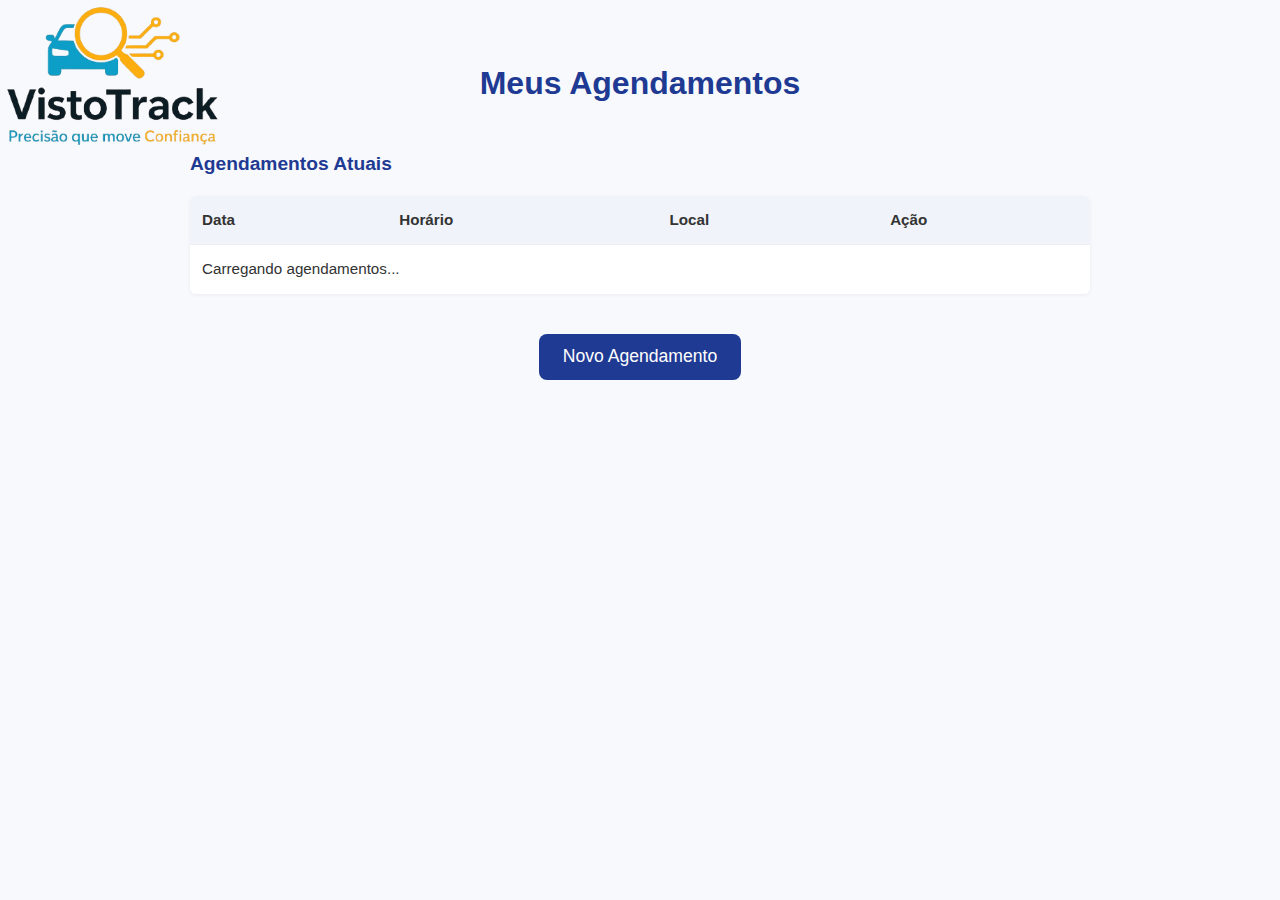
<file: Pages/agenda_condutor/index.html>
<!DOCTYPE html>
<html lang="pt-BR">
<head>
  <meta charset="UTF-8" />
  <meta name="viewport" content="width=device-width, initial-scale=1.0"/>
  <title>Agendamentos - VistoTrack</title>
  <link rel="stylesheet" href="styles.css" />
  <script src="script.js" type="module" defer></script>
  <link rel="shortcut icon" href="favicon.ico" type="image/x-icon">
</head>
<body>
  <div class="driver-schedule-container">
    <div class="page-header">  
       <img src="logo169lightjpgsemfundo.png" alt="Logo da VistoTrack" class="login-logo" aria-label="Logo da VistoTrack" />
       <h1>Meus Agendamentos</h1>
    </div>

    <!-- Título principal -->

    <!-- Feedback quando não houver agendamentos -->
    <div id="empty-feedback" class="empty-feedback hidden">
      <h3>Você ainda não tem agendamentos.</h3>
      <p>Comece agora e agende sua primeira vistoria.</p>
      <button class="submit-button" onclick="abrirNovoAgendamento()">Fazer meu primeiro agendamento</button>
    </div>

    <!-- Lista de Agendamentos -->
    <div class="schedule-list">
      <h2>Agendamentos Atuais</h2>
      <table>
        <thead>
          <tr>
            <th>Data</th>
            <th>Horário</th>
            <th>Local</th>
            <th>Ação</th>
          </tr>
        </thead>
        <tbody id="schedule-table">
          <tr><td colspan="4">Carregando agendamentos...</td></tr>
        </tbody>
      </table>
    </div>

    <!-- Botão de Novo Agendamento -->
    <div class="action-new-schedule">
      <button id="new-schedule-button" onclick="abrirNovoAgendamento()">Novo Agendamento</button>
    </div>

    <!-- Modal: Novo Agendamento -->
    <div id="new-schedule-modal" class="modal hidden">
      <div class="modal-content">
        <h2>Novo Agendamento</h2>
        <form id="new-schedule-form">
          <div class="form-group">
            <label for="date">Data</label>
            <input type="date" id="date" name="date" required>
          </div>
          <div class="form-group">
            <label for="time">Horário</label>
            <input type="time" id="time" name="time" required>
          </div>
          <div class="form-group">
            <label for="location">Local</label>
            <select id="location" name="location" required>
              <option value="">Selecione um local</option>
              <option value="Pátio Central">Pátio Central</option>
              <option value="Pátio Sul">Pátio Sul</option>
              <option value="Pátio Norte">Pátio Norte</option>
            </select>
          </div>
          <div class="modal-actions">
            <button type="submit" class="submit-button">Criar Agendamento</button>
            <button type="button" class="cancel-button" onclick="fecharModal('new-schedule-modal')">Cancelar</button>
          </div>
        </form>
      </div>
    </div>

    <!-- Modal: Reagendamento -->
    <div id="reschedule-modal" class="modal hidden">
      <div class="modal-content">
        <h2>Reagendar</h2>
        <form id="reschedule-form">
          <input type="hidden" id="reschedule-id" />
          <div class="form-group">
            <label for="new-date">Nova Data</label>
            <input type="date" id="new-date" name="new-date" required>
          </div>
          <div class="form-group">
            <label for="new-time">Novo Horário</label>
            <input type="time" id="new-time" name="new-time" required>
          </div>
          <div class="modal-actions">
            <button type="submit" class="submit-button">Confirmar</button>
            <button type="button" class="cancel-button" onclick="fecharModal('reschedule-modal')">Cancelar</button>
          </div>
        </form>
      </div>
    </div>

  </div>
</body>
</html>
</file>
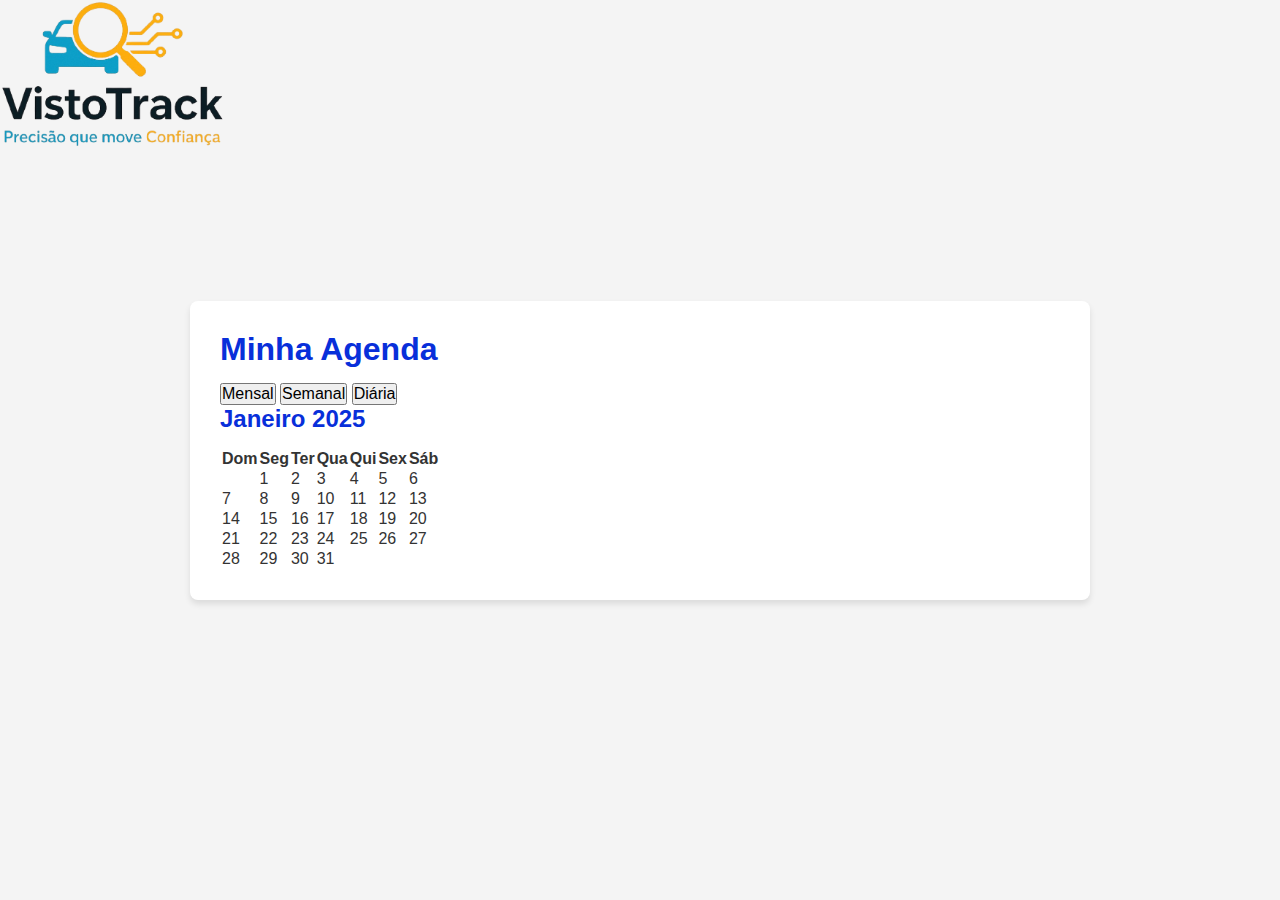
<file: Pages/agenda_inspetor/index.html>
<!DOCTYPE html>
<html lang="pt-BR">
<head>
    <meta charset="UTF-8">
    <meta name="viewport" content="width=device-width, initial-scale=1.0">
    <title>Agenda do Inspetor - VistoTrack</title>
    <link rel="stylesheet" href="styles.css">
    <link rel="shortcut icon" href="favicon.ico" type="image/x-icon">
</head>
<body>
    <div class="page-header">  
        <img src="logo169lightjpgsemfundo.png" alt="Logo da VistoTrack" class="login-logo" aria-label="Logo da VistoTrack" />
    </div>
    <div class="schedule-container">  
 

        <h1>Minha Agenda</h1>

        <!-- Navegação de Visualização -->
        <div class="view-navigation">
            <button class="view-button" data-view="monthly">Mensal</button>
            <button class="view-button" data-view="weekly">Semanal</button>
            <button class="view-button" data-view="daily">Diária</button>
        </div>

        <!-- Visualização Mensal -->
        <div class="monthly-view">
            <h2>Janeiro 2025</h2>
            <table class="calendar">
                <thead>
                    <tr>
                        <th>Dom</th>
                        <th>Seg</th>
                        <th>Ter</th>
                        <th>Qua</th>
                        <th>Qui</th>
                        <th>Sex</th>
                        <th>Sáb</th>
                    </tr>
                </thead>
                <tbody>
                    <tr>
                        <td></td><td>1</td><td>2</td><td>3</td><td>4</td><td>5</td><td>6</td>
                    </tr>
                    <tr>
                        <td>7</td><td>8</td><td>9</td><td>10</td><td>11</td><td>12</td><td>13</td>
                    </tr>
                    <tr>
                        <td>14</td><td>15</td><td>16</td><td>17</td><td>18</td><td>19</td><td>20</td>
                    </tr>
                    <tr>
                        <td>21</td><td>22</td><td>23</td><td>24</td><td>25</td><td>26</td><td>27</td>
                    </tr>
                    <tr>
                        <td>28</td><td>29</td><td>30</td><td>31</td><td></td><td></td><td></td>
                    </tr>
                </tbody>
            </table>
        </div>

        <!-- Modal para Solicitar Revisão -->
        <div id="reschedule-modal" class="modal hidden">
            <div class="modal-content">
                <h2>Solicitar Revisão de Agendamento</h2>
                <form action="/request-reschedule" method="POST">
                    <div class="form-group">
                        <label for="reason">Motivo da Revisão</label>
                        <textarea id="reason" name="reason" placeholder="Explique o motivo da solicitação..." rows="4" required></textarea>
                    </div>
                    <div class="modal-actions">
                        <button type="submit" class="submit-button">Enviar Solicitação</button>
                        <button type="button" class="cancel-button">Cancelar</button>
                    </div>
                </form>
            </div>
        </div>
    </div>

    <script>
        const viewButtons = document.querySelectorAll('.view-button');
        const modal = document.getElementById('reschedule-modal');
        const cancelButton = document.querySelector('.cancel-button');

        viewButtons.forEach(button => {
            button.addEventListener('click', () => {
                alert(`Em breve essa função estará disponível.`);
                // Aqui poderá ser implementada a lógica de troca de visualização
            });
        });

        cancelButton.addEventListener('click', () => {
            modal.classList.add('hidden');
        });
    </script>
</body>
</html>
</file>
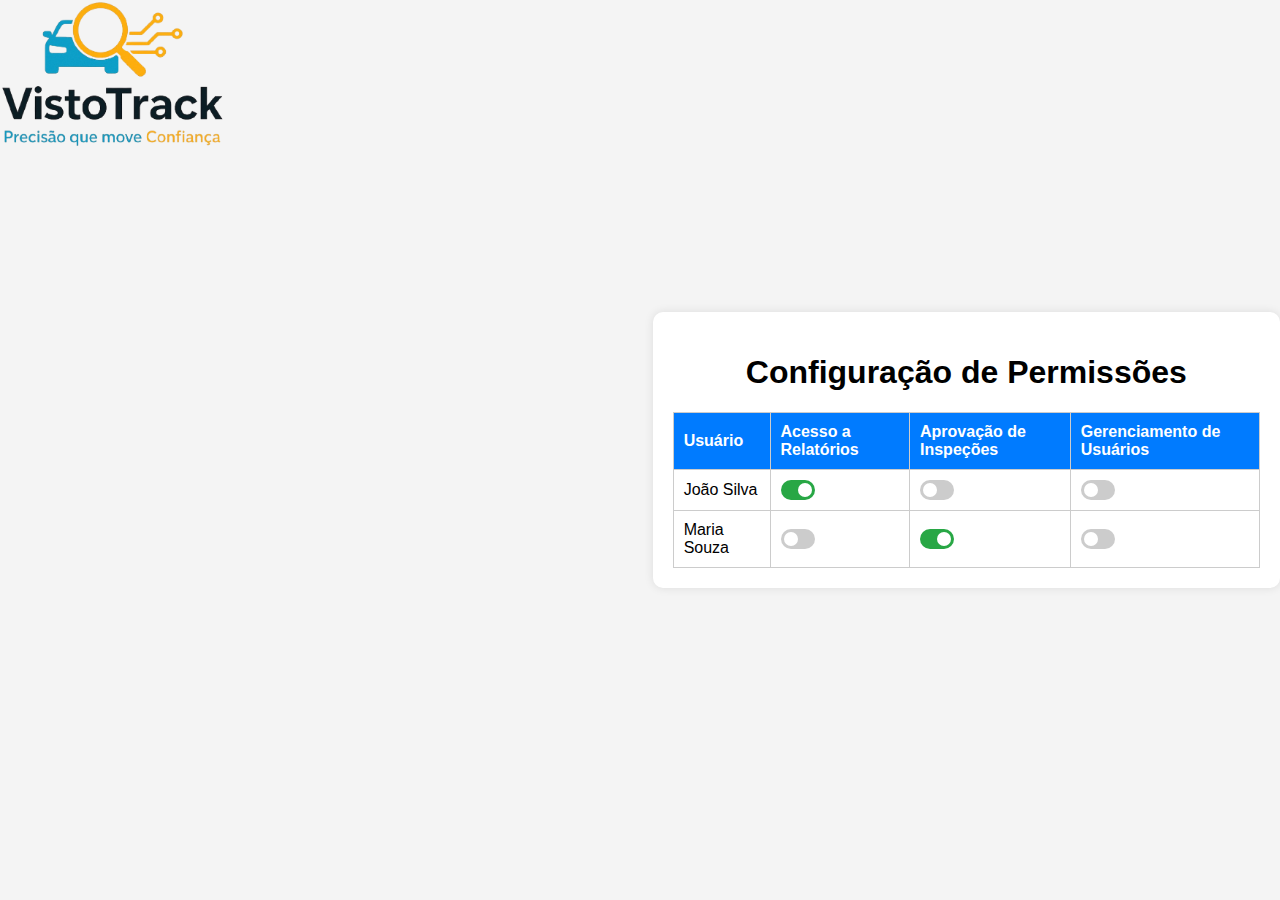
<file: Pages/atribuir_permissoes/index.html>
<!DOCTYPE html>
<html lang="pt-br">
<head>
    <meta charset="UTF-8">
    <meta name="viewport" content="width=device-width, initial-scale=1.0">
    <title>Configuração de Permissões</title>
    <link rel="stylesheet" href="styles.css">
    <link rel="shortcut icon" href="favicon.ico" type="image/x-icon">
</head>
<body>
    <div class="page-header">  
        <img src="logo169lightjpgsemfundo.png" alt="Logo da VistoTrack" class="login-logo" aria-label="Logo da VistoTrack" />
    </div>
    <div class="container">
        <header>
            <h1>Configuração de Permissões</h1>
        </header>
        <table class="permissions-table">
            <thead>
                <tr>
                    <th>Usuário</th>
                    <th>Acesso a Relatórios</th>
                    <th>Aprovação de Inspeções</th>
                    <th>Gerenciamento de Usuários</th>
                </tr>
            </thead>
            <tbody>
                <tr>
                    <td>João Silva</td>
                    <td>
                        <label class="toggle-switch">
                            <input type="checkbox" checked>
                            <span class="toggle-slider"></span>
                        </label>
                    </td>
                    <td>
                        <label class="toggle-switch">
                            <input type="checkbox">
                            <span class="toggle-slider"></span>
                        </label>
                    </td>
                    <td>
                        <label class="toggle-switch">
                            <input type="checkbox">
                            <span class="toggle-slider"></span>
                        </label>
                    </td>
                </tr>
                <tr>
                    <td>Maria Souza</td>
                    <td>
                        <label class="toggle-switch">
                            <input type="checkbox">
                            <span class="toggle-slider"></span>
                        </label>
                    </td>
                    <td>
                        <label class="toggle-switch">
                            <input type="checkbox" checked>
                            <span class="toggle-slider"></span>
                        </label>
                    </td>
                    <td>
                        <label class="toggle-switch">
                            <input type="checkbox">
                            <span class="toggle-slider"></span>
                        </label>
                    </td>
                </tr>
            </tbody>
        </table>
    </div>
</body>
</html>
</file>
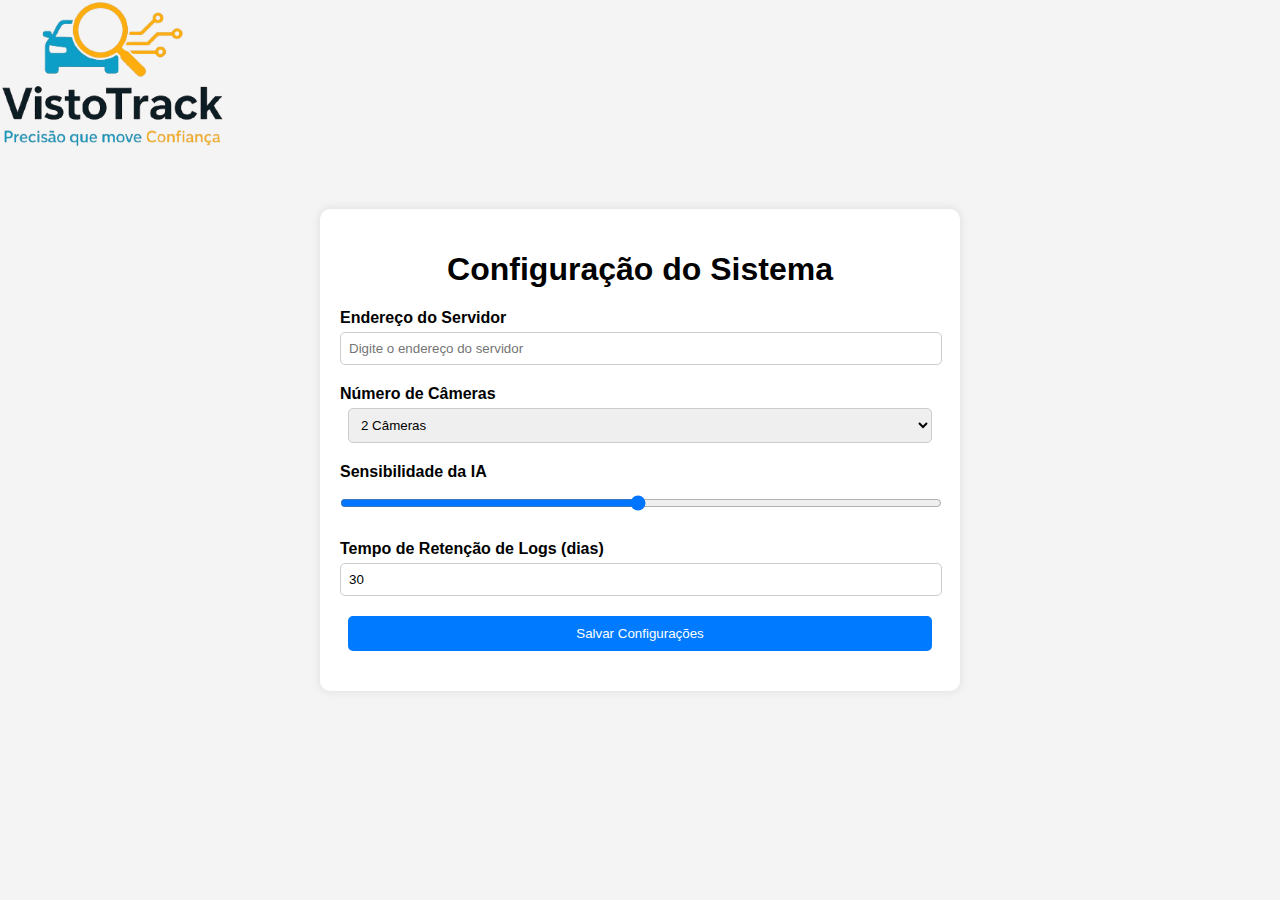
<file: Pages/configuracoes_sistema/index.html>
<!DOCTYPE html>
<html lang="pt-br">
<head>
    <meta charset="UTF-8">
    <meta name="viewport" content="width=device-width, initial-scale=1.0">
    <title>Configuração do Sistema</title>
    <link rel="stylesheet" href="styles.css">
    <link rel="shortcut icon" href="favicon.ico" type="image/x-icon">
</head>
<body>
    <div class="page-header">  
        <img src="logo169lightjpgsemfundo.png" alt="Logo da VistoTrack" class="login-logo" aria-label="Logo da VistoTrack" />
    </div>

    <div class="container">
        <header>
            <h1>Configuração do Sistema</h1>
        </header>
        
        <div class="settings-group">
            <label for="server-address">Endereço do Servidor</label>
            <input type="text" id="server-address" placeholder="Digite o endereço do servidor">
        </div>
        
        <div class="settings-group">
            <label for="camera-config">Número de Câmeras</label>
            <select id="camera-config">
                <option value="2">2 Câmeras</option>
                <option value="4">4 Câmeras</option>
                <option value="6">6 Câmeras</option>
                <option value="8">8 Câmeras</option>
            </select>
        </div>
        
        <div class="settings-group">
            <label for="ai-threshold">Sensibilidade da IA</label>
            <input type="range" id="ai-threshold" min="1" max="100" value="50">
        </div>
        
        <div class="settings-group">
            <label for="log-retention">Tempo de Retenção de Logs (dias)</label>
            <input type="number" id="log-retention" min="1" max="365" value="30">
        </div>
        
        <button class="save-settings">Salvar Configurações</button>
    </div>
</body>
</html>
</file>
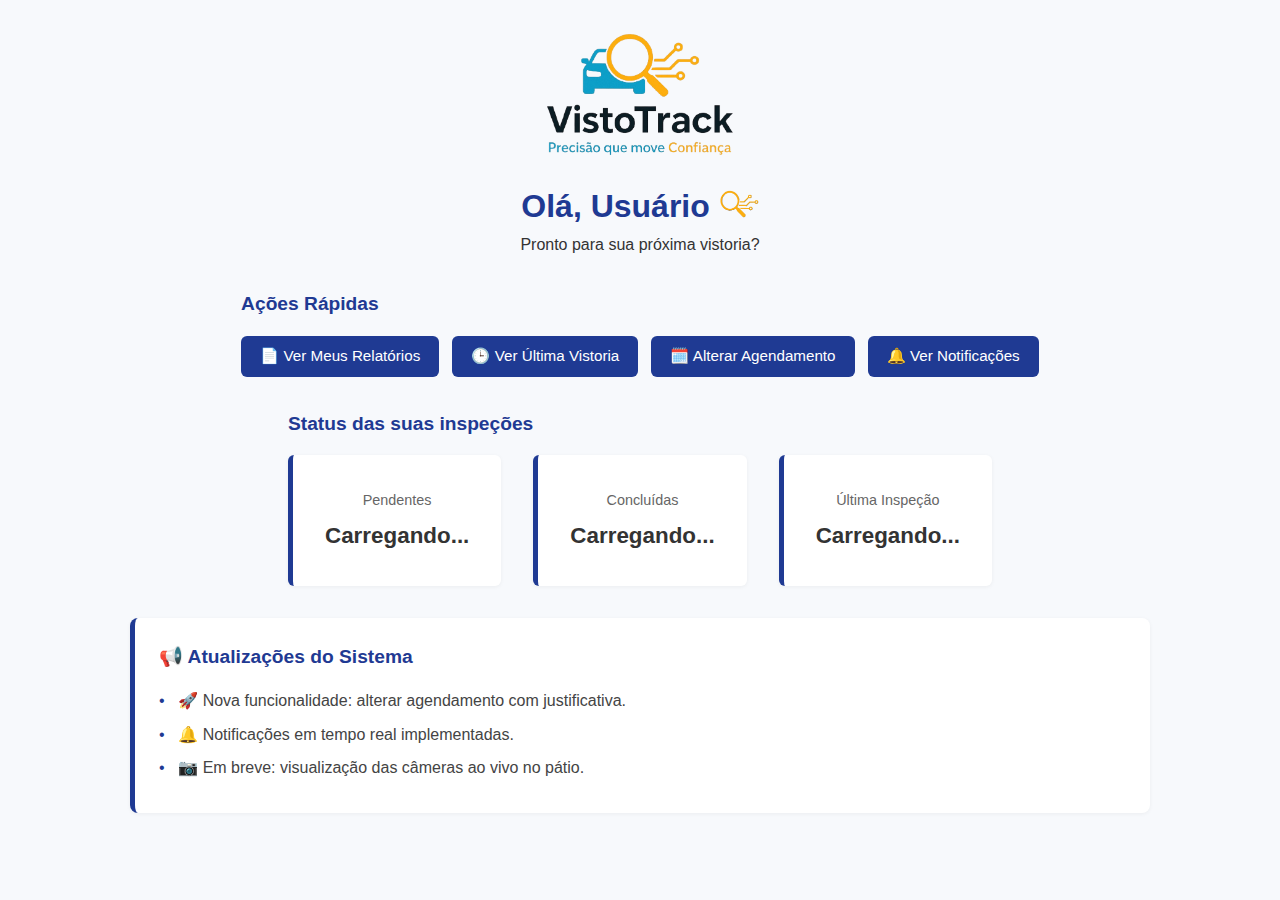
<file: Pages/dashboard_condutor/index.html>
<!DOCTYPE html>
<html lang="pt-br">
<head>
  <meta charset="UTF-8" />
  <meta name="viewport" content="width=device-width, initial-scale=1.0"/>
  <title>Dashboard do Condutor</title>
  <link rel="stylesheet" href="styles.css" />
  <script src="script.js" defer></script>
  <link rel="shortcut icon" href="favicon.ico" type="image/x-icon">
</head>
<body>
  <div class="dashboard-container">

    <header class="welcome-header">
      <img src="../../IMGs/logo169lightjpgsemfundo.png" alt="">
      <h1>Olá, <span id="user-name">Usuário</span> <img id="lupa" src="../../IMGs/logo169lightjpg-removebg-preview (1) (1).png" alt=""></h1>
      <p>Pronto para sua próxima vistoria?</p>
    </header>

    <section class="quick-actions">
      <h2>Ações Rápidas</h2>
      <div class="quick-buttons">
        <button onclick="abrirModalRelatorios()">📄 Ver Meus Relatórios</button>
        <button onclick="abrirUltimaVistoria()">🕒 Ver Última Vistoria</button>
        <button onclick="abrirModalAlterarAgendamento()">🗓️ Alterar Agendamento</button>
        <button onclick="abrirModalNotificacoes()">🔔 Ver Notificações</button>
      </div>
    </section>

    <section class="inspection-summary">
      <h2>Status das suas inspeções</h2>
      <div class="summary-cards">
        <div class="card">
          <span class="label">Pendentes</span>
          <strong class="pending-inspections">Carregando...</strong>
        </div>
        <div class="card">
          <span class="label">Concluídas</span>
          <strong class="completed-inspections">Carregando...</strong>
        </div>
        <div class="card">
          <span class="label">Última Inspeção</span>
          <strong class="last-inspection">Carregando...</strong>
        </div>
      </div>
    </section>

    <section class="system-updates">
      <h2>📢 Atualizações do Sistema</h2>
      <ul>
        <li>🚀 Nova funcionalidade: alterar agendamento com justificativa.</li>
        <li>🔔 Notificações em tempo real implementadas.</li>
        <li>📷 Em breve: visualização das câmeras ao vivo no pátio.</li>
      </ul>
    </section>

    <section class="inspection-history hidden" id="inspection-history">
      <h2>Histórico de Inspeções</h2>
      <table>
        <thead>
          <tr>
            <th>Data</th>
            <th>Placa</th>
            <th>Status</th>
            <th>Ação</th>
          </tr>
        </thead>
        <tbody id="inspections-table">
          <!-- Dados inseridos via JS -->
        </tbody>
      </table>
    </section>

    <!-- Modais -->
    <div id="modal-relatorios" class="modal hidden">
      <div class="modal-content">
        <h2>Relatórios Recentes</h2>
        <ul id="lista-relatorios"></ul>
        <button class="cancel-button" onclick="fecharModal('modal-relatorios')">Fechar</button>
      </div>
    </div>

    <div id="modal-alterar-agendamento" class="modal hidden">
      <div class="modal-content">
        <h2>Alterar Agendamento</h2>
        <form id="form-alterar-agendamento">
          <div class="form-group">
            <label for="next-date">Nova Data</label>
            <input type="date" id="next-date" required />
          </div>
          <div class="form-group">
            <label for="novo-horario">Novo Horário</label>
            <input type="time" id="novo-horario" required />
          </div>
          <div class="form-group">
            <label for="justificativa">Justificativa</label>
            <textarea id="justificativa" rows="3" required></textarea>
          </div>
          <div class="modal-actions">
            <button type="submit" class="submit-button">Confirmar</button>
            <button type="button" class="cancel-button" onclick="fecharModal('modal-alterar-agendamento')">Cancelar</button>
          </div>
        </form>
      </div>
    </div>

    <div id="modal-notificacoes" class="modal hidden">
      <div class="modal-content">
        <h2>Notificações</h2>
        <ul id="lista-notificacoes">
          <li>✔️ Seu veículo foi vistoriado em 22/03</li>
          <li>📅 Vistoria agendada para 28/03 às 14h</li>
        </ul>
        <button class="cancel-button" onclick="fecharModal('modal-notificacoes')">Fechar</button>
      </div>
    </div>

  </div>
</body>
</html>
</file>
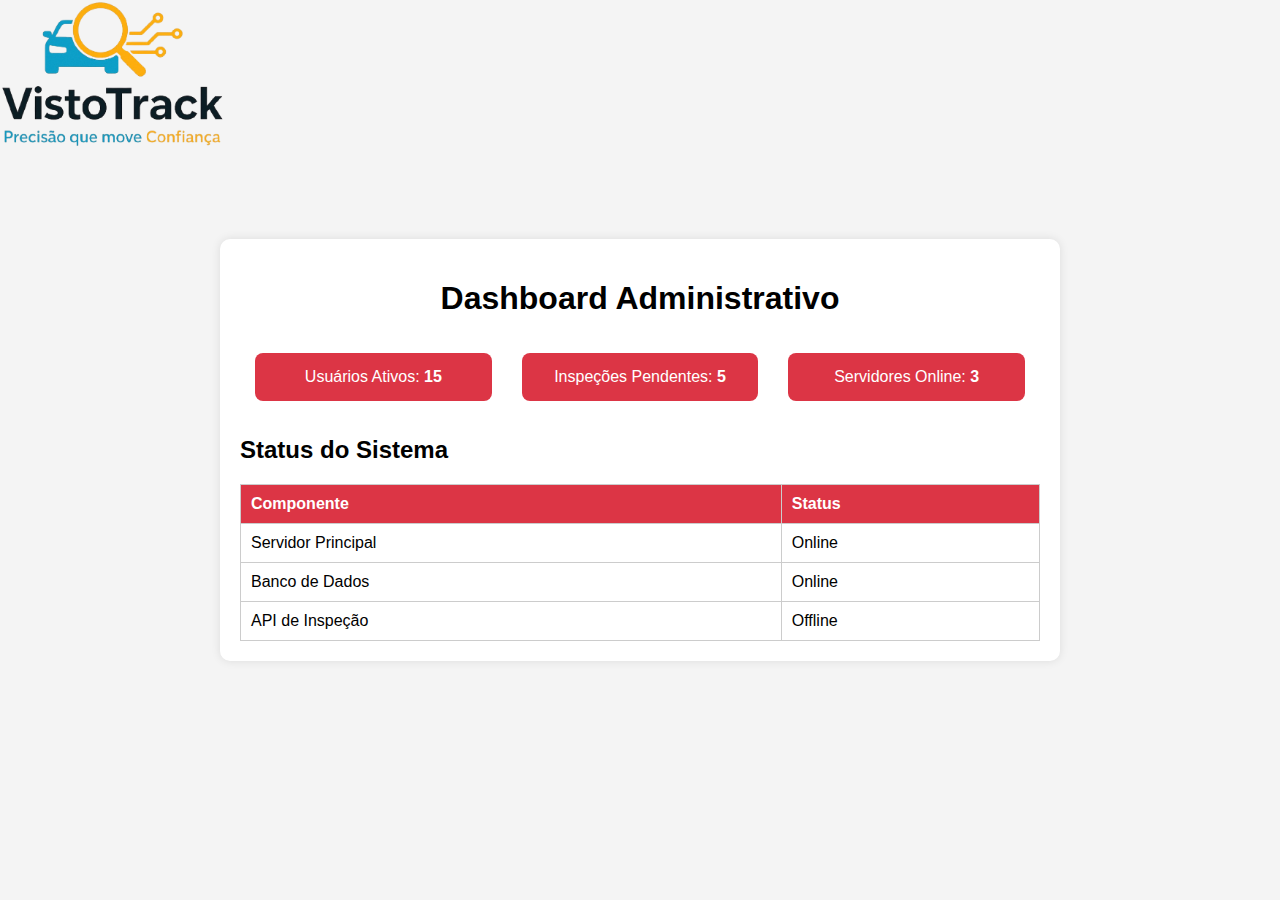
<file: Pages/dashboard_geral/index.html>
<!DOCTYPE html>
<html lang="pt-br">
<head>
    <meta charset="UTF-8">
    <meta name="viewport" content="width=device-width, initial-scale=1.0">
    <title>Dashboard Administrativo</title>
    <link rel="stylesheet" href="styles.css">
    <link rel="shortcut icon" href="favicon.ico" type="image/x-icon">
</head>
<body>
    <div class="page-header">  
        <img src="logo169lightjpgsemfundo.png" alt="Logo da VistoTrack" class="login-logo" aria-label="Logo da VistoTrack" />
    </div>

    <div class="container">
        <header>
            <h1>Dashboard Administrativo</h1>
        </header>
        
        <div class="dashboard-summary">
            <div class="summary-box">Usuários Ativos: <strong>15</strong></div>
            <div class="summary-box">Inspeções Pendentes: <strong>5</strong></div>
            <div class="summary-box">Servidores Online: <strong>3</strong></div>
        </div>
        
        <div class="system-status">
            <h2>Status do Sistema</h2>
            <table>
                <thead>
                    <tr>
                        <th>Componente</th>
                        <th>Status</th>
                    </tr>
                </thead>
                <tbody>
                    <tr>
                        <td>Servidor Principal</td>
                        <td>Online</td>
                    </tr>
                    <tr>
                        <td>Banco de Dados</td>
                        <td>Online</td>
                    </tr>
                    <tr>
                        <td>API de Inspeção</td>
                        <td>Offline</td>
                    </tr>
                </tbody>
            </table>
        </div>
    </div>
</body>
</html>
</file>
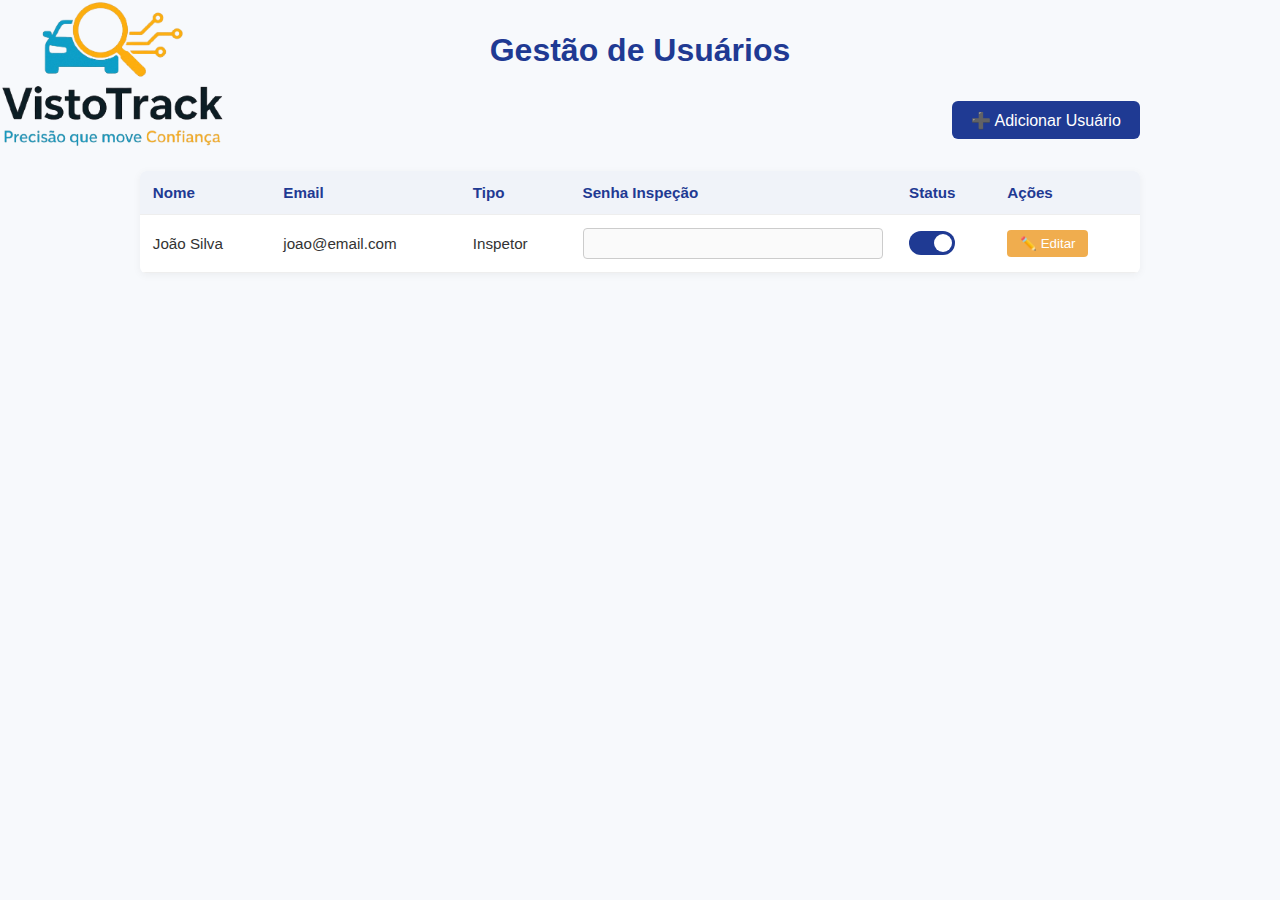
<file: Pages/gestao_usuarios/index.html>
<!DOCTYPE html>
<html lang="pt-br">
<head>
  <meta charset="UTF-8" />
  <meta name="viewport" content="width=device-width, initial-scale=1.0" />
  <title>Gestão de Usuários</title>
  <link rel="stylesheet" href="styles.css" />
  <script src="script.js" defer></script>
  <link rel="shortcut icon" href="favicon.ico" type="image/x-icon">
</head>
<body>
  <div class="page-header">
    <img src="logo169lightjpgsemfundo.png" alt="Logo da VistoTrack" class="login-logo" aria-label="Logo da VistoTrack">
</div>
  <div class="container">
    <header>
      <h1>Gestão de Usuários</h1>
    </header>

    <!-- Ação -->
    <div class="user-actions">
      <button class="add-user-button" onclick="abrirModalAdicionar()">➕ Adicionar Usuário</button>
    </div>

    <!-- Tabela de usuários -->
    <div class="user-table">
      <table>
        <thead>
          <tr>
            <th>Nome</th>
            <th>Email</th>
            <th>Tipo</th>
            <th>Senha Inspeção</th>
            <th>Status</th>
            <th>Ações</th>
          </tr>
        </thead>
        <tbody id="user-table-body">
          <!-- Linhas carregadas dinamicamente -->
          <tr>
            <td>João Silva</td>
            <td>joao@email.com</td>
            <td>Inspetor</td>
            <td>
              <input type="password" class="user-password" maxlength="3"
                pattern="^(?!123|234|345|456|567|678|789|890|012|098|987|876|765|654|543|432|321|210)[0-9]{3}$"
                title="A senha deve conter 3 números não sequenciais" disabled />
            </td>
            <td>
              <label class="toggle-switch">
                <input type="checkbox" checked />
                <span class="toggle-slider"></span>
              </label>
            </td>
            <td>
              <button class="edit-button" onclick="editarUsuario(this)">✏️ Editar</button>
            </td>
          </tr>
        </tbody>
      </table>
    </div>
  </div>

  <!-- Modal: Adicionar Usuário -->
  <div id="modal-adicionar" class="modal hidden">
    <div class="modal-content">
      <h2>Adicionar Novo Usuário</h2>
      <form id="form-adicionar-usuario">
        <div class="form-group">
          <label for="nome">Nome</label>
          <input type="text" id="nome" name="nome" required />
        </div>

        <div class="form-group">
          <label for="email">Email</label>
          <input type="email" id="email" name="email" required />
        </div>

        <div class="form-group">
          <label for="tipo">Tipo</label>
          <select id="tipo" name="tipo" required>
            <option value="">Selecione</option>
            <option value="Inspetor">Inspetor</option>
            <option value="Administrador">Administrador</option>
            <option value="Gestor">Gestor</option>
          </select>
        </div>

        <div class="form-group">
          <label for="senha-acesso">Senha de Acesso</label>
          <input type="password" id="senha-acesso" name="senha-acesso" required
            pattern="^(?=.*[a-z])(?=.*[A-Z])(?=.*\\d)(?=.*[!@#$%^&*()_+\\-=\\[\\]{};':\"\\|,.<>\\/?]).{8,}$"
            title="Mínimo de 8 caracteres, incluindo maiúscula, minúscula, número e caractere especial" />
        </div>

        <div class="form-group">
          <label for="senha-inspecao">Senha de Inspeção (3 dígitos não sequenciais)</label>
          <input type="password" id="senha-inspecao" name="senha-inspecao" maxlength="3" required
            pattern="^(?!123|234|345|456|567|678|789|890|012|098|987|876|765|654|543|432|321|210)[0-9]{3}$"
            title="A senha deve conter 3 números e não pode ser uma sequência" />
        </div>

        <div class="modal-actions">
          <button type="submit" class="submit-button">Salvar</button>
          <button type="button" class="cancel-button" onclick="fecharModal('modal-adicionar')">Cancelar</button>
        </div>
      </form>
    </div>
  </div>
</body>
</html>
</file>
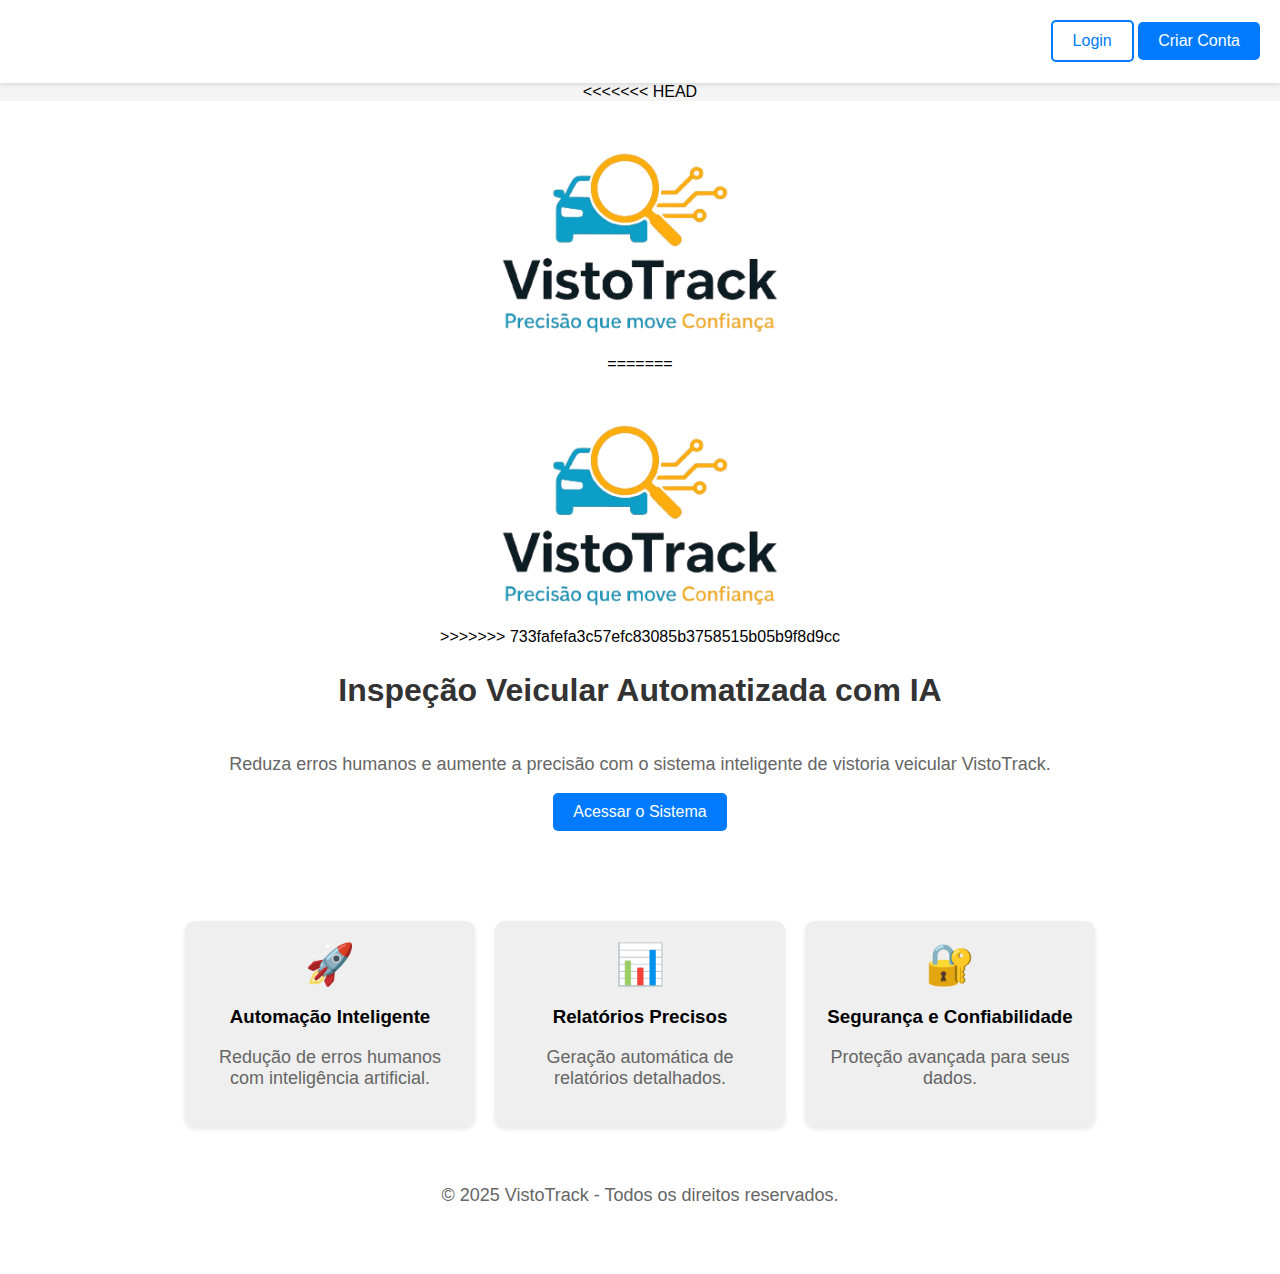
<file: Pages/landingpage/index.html>
<!DOCTYPE html>
<html lang="pt-BR">
<head>
    <meta charset="UTF-8">
    <meta name="viewport" content="width=device-width, initial-scale=1.0">
    <title>VistoTrack</title>
    <link rel="stylesheet" href="styles.css">
    <link rel="shortcut icon" href="favicon.ico" type="image/x-icon">
</head>
<body>
    <!-- Cabeçalho -->
    <header class="header">
        <!-- <h1 class="logo">VistoTrack</h1> -->
         <h1></h1>
        <nav>
            <button class="btn btn-outline">Login</button>
            <button class="btn btn-primary">Criar Conta</button>
        </nav>
    </header>
<<<<<<< HEAD

    <!-- Seção Principal -->
    <main class="hero">
        <!-- Logo centralizado -->
        <img src="logo169lightjpgsemfundo.png" alt="Logo VistoTrack">
        
=======
    
 <!-- Seção Principal -->
    <main class="hero">
        <!-- Logo centralizado -->
        <img src="../../IMGs/logo169lightjpgsemfundo.png" alt="Logo VistoTrack">

>>>>>>> 733fafefa3c57efc83085b3758515b05b9f8d9cc
        <h2>Inspeção Veicular Automatizada com IA</h2>
        <p>Reduza erros humanos e aumente a precisão com o sistema inteligente de vistoria veicular VistoTrack.</p>
        <button class="btn btn-primary">Acessar o Sistema</button>
    </main>

    <!-- Destaques -->
    <section class="features">
        <div class="feature">
            <span class="icon">🚀</span>
            <h3>Automação Inteligente</h3>
            <p>Redução de erros humanos com inteligência artificial.</p>
        </div>
        <div class="feature">
            <span class="icon">📊</span>
            <h3>Relatórios Precisos</h3>
            <p>Geração automática de relatórios detalhados.</p>
        </div>
        <div class="feature">
            <span class="icon">🔐</span>
            <h3>Segurança e Confiabilidade</h3>
            <p>Proteção avançada para seus dados.</p>
        </div>
    </section>

    <!-- Rodapé -->
    <footer class="footer">
        <p>© 2025 VistoTrack - Todos os direitos reservados.</p>
    </footer>

    <script src="script.js"></script>
</body>
</html>
</file>
<file: Pages/atribuir_permissoes/styles.css>
body {
    font-family: Arial, sans-serif;
    background-color: #f4f4f4;
    margin: 0;
    padding: 0;
    display: flex;
    justify-content: center;
    align-items: center;
    height: 100vh;
}
.container {
    background: white;
    padding: 20px;
    border-radius: 10px;
    box-shadow: 0 0 10px rgba(0, 0, 0, 0.1);
    width: 90%;
    max-width: 800px;
}
.login-logo {
    width: 225px;
    height: auto;
    max-width: 100%;
    top: 0;
    left: 0;
    position: absolute;
  }

  .page-header {
    display: flex;
    align-items: center;
    justify-content: left;
    gap: 2rem;
    width: 100%;
  }

.schedule-container {
    width: 100%;
    max-width: 900px;
    background-color: var(--container-bg-color, #fff);
    border-radius: 8px;
    box-shadow: 0 4px 6px rgba(0, 0, 0, 0.1);
    padding: 20px;
    justify-content: center;
    position: center;
}
header {
    text-align: center;
    margin-bottom: 20px;
}
.permissions-table {
    width: 100%;
    border-collapse: collapse;
}
.permissions-table th, .permissions-table td {
    padding: 10px;
    border: 1px solid #ccc;
    text-align: left;
}
.permissions-table th {
    background-color: #007bff;
    color: white;
}
.toggle-switch {
    position: relative;
    display: inline-block;
    width: 34px;
    height: 20px;
}
.toggle-switch input {
    opacity: 0;
    width: 0;
    height: 0;
}
.toggle-slider {
    position: absolute;
    cursor: pointer;
    top: 0;
    left: 0;
    right: 0;
    bottom: 0;
    background-color: #ccc;
    transition: .4s;
    border-radius: 20px;
}
.toggle-slider:before {
    position: absolute;
    content: "";
    height: 14px;
    width: 14px;
    left: 3px;
    bottom: 3px;
    background-color: white;
    transition: .4s;
    border-radius: 50%;
}
input:checked + .toggle-slider {
    background-color: #28a745;
}
input:checked + .toggle-slider:before {
    transform: translateX(14px);
}
</file>
<file: Pages/configuracoes_sistema/styles.css>
body {
    font-family: Arial, sans-serif;
    background-color: #f4f4f4;
    margin: 0;
    padding: 0;
    display: flex;
    justify-content: center;
    align-items: center;
    height: 100vh;
}
.login-logo {
    width: 225px;
    height: auto;
    max-width: 100%;
    top: 0;
    left: 0;
    position: absolute;
  }

  .page-header {
    display: flex;
    align-items: center;
    justify-content: left;
    gap: 2rem;
    width: 100%;
  }

.container {
    background: white;
    padding: 20px;
    border-radius: 10px;
    box-shadow: 0 0 10px rgba(0, 0, 0, 0.1);
    width: 90%;
    max-width: 600px;
    justify-content: center;
    position: absolute;
}
header {
    text-align: center;
    margin-bottom: 20px;
}
.settings-group {
    margin-bottom: 20px;
}
.settings-group label {
    display: block;
    font-weight: bold;
    margin-bottom: 5px;
}
.settings-group input, .settings-group select, .settings-group input[type="range"] {
    width: calc(100% - 16px);
    padding: 8px;
    border: 1px solid #ccc;
    border-radius: 5px;
    display: block;
    margin: auto;
}
.save-settings {
    display: block;
    width: calc(100% - 16px);
    margin: 20px auto;
    padding: 10px 20px;
    background-color: #007bff;
    color: white;
    border: none;
    border-radius: 5px;
    cursor: pointer;
    text-align: center;
}
.save-settings:hover {
    background-color: #0056b3;
}
</file>
<file: Pages/dashboard_geral/styles.css>
body {
    font-family: Arial, sans-serif;
    background-color: #f4f4f4;
    margin: 0;
    padding: 0;
    display: flex;
    justify-content: center;
    align-items: center;
    height: 100vh;
}
.login-logo {
    width: 225px;
    height: auto;
    max-width: 100%;
    top: 0;
    left: 0;
    position: absolute;
  }

  .page-header {
    display: flex;
    align-items: center;
    justify-content: left;
    gap: 2rem;
    width: 100%;
  }

.container {
    background: white;
    padding: 20px;
    border-radius: 10px;
    box-shadow: 0 0 10px rgba(0, 0, 0, 0.1);
    width: 90%;
    max-width: 800px;
    justify-content: center;
    position: absolute;
}
header {
    text-align: center;
    margin-bottom: 20px;
}
.dashboard-summary {
    display: flex;
    justify-content: space-between;
    margin-bottom: 20px;
}
.summary-box {
    background: #dc3545;
    color: white;
    padding: 15px;
    margin: 15px;
    border-radius: 8px;
    width: 30%;
    text-align: center;
}
.system-status {
    margin-top: 20px;
}
.system-status table {
    width: 100%;
    border-collapse: collapse;
    margin-top: 10px;
}
.system-status th, .system-status td {
    padding: 10px;
    border: 1px solid #ccc;
    text-align: left;
}
.system-status th {
    background-color: #dc3545;
    color: white;
}
</file>
<file: Pages/agenda_condutor/styles.css>
/* Reset */
* {
    margin: 0;
    padding: 0;
    box-sizing: border-box;
  }
  
  /* Estrutura base */
  body {
    background-color: #f7f9fc;
    font-family: 'Segoe UI', sans-serif;
    color: #333;
    line-height: 1.6;
    padding: 3rem 2rem;
    display: flex;
    justify-content: center;
  }

  .login-logo {
    padding:5px;
    max-width: 225px;
    width: 80%;
    align-items: left;
    justify-content: left;
    position: absolute;
    top: 0;
    left: 0; 
    height: auto;
  }
  
  .driver-schedule-container {
    width: 100%;
    max-width: 900px;
    display: flex;
    flex-direction: column;
    align-items: center;
    gap: 2.5rem;
  }
  
  /* Título */
  .driver-schedule-container h1 {
    font-size: 2rem;
    color: #1f3a93;
    text-align: center;
    margin-top: 10px;
  }
  
  /* Feedback vazio */
  .empty-feedback {
    background: white;
    padding: 2rem;
    border-radius: 8px;
    text-align: center;
    box-shadow: 0 1px 4px rgba(0,0,0,0.05);
    max-width: 600px;
    width: 100%;
  }
  
  .empty-feedback h3 {
    font-size: 1.4rem;
    color: #1f3a93;
    margin-bottom: 0.5rem;
  }
  
  .empty-feedback p {
    color: #555;
    margin-bottom: 1.5rem;
  }
  
  /* Seção da tabela */
  .schedule-list {
    width: 100%;
  }
  
  .schedule-list h2 {
    font-size: 1.2rem;
    color: #1f3a93;
    margin-bottom: 1rem;
  }
  
  /* Tabela */
  .schedule-list table {
    width: 100%;
    border-collapse: collapse;
    background-color: white;
    border-radius: 6px;
    overflow: hidden;
    box-shadow: 0 1px 4px rgba(0,0,0,0.05);
  }
  
  .schedule-list th, .schedule-list td {
    padding: 0.75rem;
    border-bottom: 1px solid #eee;
    text-align: left;
    font-size: 0.95rem;
  }
  
  .schedule-list th {
    background-color: #f0f3f9;
    font-weight: bold;
    color: #333;
  }
  
  .schedule-list tr:last-child td {
    border-bottom: none;
  }
  
  /* Botão novo agendamento */
  .action-new-schedule {
    text-align: center;
  }
  
  #new-schedule-button {
    background-color: #1f3a93;
    color: white;
    font-size: 1.1rem;
    padding: 0.8rem 1.5rem;
    border: none;
    border-radius: 8px;
    cursor: pointer;
    transition: background-color 0.3s ease;
  }
  
  #new-schedule-button:hover {
    background-color: #163075;
  }
  
  /* Botões padrão */
  .submit-button, .cancel-button {
    padding: 0.6rem 1.2rem;
    font-size: 1rem;
    border-radius: 6px;
    border: none;
    cursor: pointer;
    margin: 0.5rem;
  }
  
  .submit-button {
    background-color: #1f3a93;
    color: white;
  }
  
  .submit-button:hover {
    background-color: #163075;
  }
  
  .cancel-button {
    background-color: #ccc;
    color: #333;
  }
  
  .cancel-button:hover {
    background-color: #aaa;
  }
  /* Responsividade da logo */
@media (max-width: 768px) {
  .login-logo {
    width: 100px; /* Reduz em telas menores */
  }
  
  .page-header {
    flex-direction: column; /* Empilha logo e título no mobile */
    gap: 1rem;
  }

  .page-header h1 {
    font-size: 2rem;
  }
}

  /* Modal */
  .modal {
    position: fixed;
    top: 0;
    left: 0;
    z-index: 10;
    width: 100%;
    height: 100%;
    background: rgba(0,0,0,0.5);
    display: flex;
    align-items: center;
    justify-content: center;
  }
  
  .modal.hidden {
    display: none;
  }
  
  .modal-content {
    background-color: white;
    padding: 2rem;
    border-radius: 8px;
    width: 100%;
    max-width: 500px;
    box-shadow: 0 5px 20px rgba(0,0,0,0.2);
  }
  
  .modal-content h2 {
    color: #1f3a93;
    font-size: 1.4rem;
    margin-bottom: 1.5rem;
  }
  
  .form-group {
    margin-bottom: 1rem;
  }
  
  .form-group label {
    display: block;
    margin-bottom: 0.3rem;
    font-weight: 500;
  }
  
  .form-group input,
  .form-group select {
    width: 100%;
    padding: 0.6rem;
    border: 1px solid #ccc;
    border-radius: 6px;
    font-size: 1rem;
  }
  
  /* Utilitário */
  .hidden {
    display: none;
  }
  
  /* Responsivo */
  @media (max-width: 600px) {
    .modal-content {
      margin: 1rem;
    }
  
    .submit-button, .cancel-button {
      width: 100%;
    }
  }
</file>
<file: Pages/agenda_inspetor/styles.css>
/* Reset básico */
* {
    margin: 0;
    padding: 0;
    box-sizing: border-box;
}

body {
    font-family: Arial, sans-serif;
    background-color: var(--background-color, #f4f4f4);
    color: var(--text-color, #333);
    display: flex;
    justify-content: center;
    align-items: center;
    min-height: 100vh;
    padding: 10px;
}
.login-logo {
    width: 225px;
    height: auto;
    max-width: 100%;
    top: 0;
    left: 0;
    position: absolute;
  }

  .page-header {
    display: flex;
    align-items: center;
    justify-content: left;
    gap: 2rem;
    width: 100%;
  }

.schedule-container {
    width: 100%;
    max-width: 900px;
    background-color: var(--container-bg-color, #fff);
    border-radius: 8px;
    box-shadow: 0 4px 6px rgba(0, 0, 0, 0.1);
    padding: 20px;
    justify-content: center;
    position: absolute;
}

h1, h2 {
    color: var(--primary-color, #082fda);
    margin-bottom: 15px;
}

.schedule-list {
    margin-bottom: 20px;
}

.table {
    width: 100%;
    border-collapse: collapse;
    margin-bottom: 20px;
}

.table th, .table td {
    border: 1px solid #ccc;
    padding: 10px;
    text-align: left;
    font-size: 0.9rem;
}

.table th {
    background-color: var(--primary-color, #082fda);
    color: #fff;
}

.reschedule-button {
    padding: 5px 10px;
    font-size: 0.9rem;
    background-color: #ff9800;
    color: #fff;
    border: none;
    border-radius: 4px;
    cursor: pointer;
    transition: background-color 0.3s;
}

.reschedule-button:hover {
    background-color: #e68900;
}

.modal {
    position: fixed;
    top: 0;
    left: 0;
    width: 100%;
    height: 100%;
    background-color: rgba(0, 0, 0, 0.5);
    display: flex;
    justify-content: center;
    align-items: center;
    z-index: 1000;
}

.modal.hidden {
    display: none;
}

.modal-content {
    background-color: var(--container-bg-color, #fff);
    border-radius: 8px;
    box-shadow: 0 4px 6px rgba(0, 0, 0, 0.2);
    padding: 20px;
    width: 100%;
    max-width: 500px;
}

textarea {
    width: 100%;
    padding: 10px;
    border: 1px solid #ccc;
    border-radius: 4px;
    font-size: 1rem;
    resize: vertical;
}

.modal-actions {
    display: flex;
    justify-content: space-between;
    margin-top: 15px;
}

.submit-button {
    background-color: #4CAF50;
    color: #fff;
    border: none;
    border-radius: 4px;
    padding: 10px 20px;
    cursor: pointer;
    transition: background-color 0.3s;
}

.submit-button:hover {
    background-color: #45a049;
}

.cancel-button {
    background-color: #f44336;
    color: #fff;
    border: none;
    border-radius: 4px;
    padding: 10px 20px;
    cursor: pointer;
    transition: background-color 0.3s;
}

.cancel-button:hover {
    background-color: #d32f2f;
}

/* Responsividade */
@media (min-width: 768px) {
    .schedule-container {
        padding: 30px;
    }

    h1 {
        font-size: 2rem;
    }

    button {
        font-size: 1rem;
    }
}

/* Temas */
body.light-theme {
    --background-color: #f4f4f4;
    --text-color: #333;
    --container-bg-color: #fff;
    --primary-color: #082fda;
}

body.dark-theme {
    --background-color: #121212;
    --text-color: #ddd;
    --container-bg-color: #1e1e1e;
    --primary-color: #082fda;
}
</file>
<file: Pages/dashboard_condutor/styles.css>
/* Reset */
* {
  margin: 0;
  padding: 0;
  box-sizing: border-box;
}

body {
  background-color: #f7f9fc;
  font-family: 'Segoe UI', sans-serif;
  color: #333;
  line-height: 1.6;
  padding: 2rem 1rem;
  display: flex;
  justify-content: center;
}

.dashboard-container {
  width: 100%;
  max-width: 1020px;
  display: flex;
  flex-direction: column;
  align-items: center;
  gap: 2rem;
}

.welcome-header {
  text-align: center;

  & img {
    width: 190px;
    height: auto;
    margin-bottom: 1rem;
  }
}

#lupa {
  margin-top: auto;
  margin-bottom: -1px;
  max-width: 40px;
  width: 50%;
  max-height: 30px;
  height: 50%;
}

.welcome-header h1 {
  font-size: 2rem;
  color: #1f3a93;
}

.quick-actions h2,
.inspection-summary h2,
.inspection-history h2,
.system-updates h2 {
  font-size: 1.2rem;
  margin-bottom: 1rem;
  color: #1f3a93;
}

.quick-buttons {
  display: flex;
  flex-wrap: wrap;
  justify-content: center;
  gap: 0.8rem;
}

.quick-buttons button {
  padding: 0.7rem 1.2rem;
  border: none;
  border-radius: 6px;
  background-color: #1f3a93;
  color: white;
  font-size: 0.95rem;
  cursor: pointer;
  transition: background-color 0.3s ease;
}

.quick-buttons button:hover {
  background-color: #163075;
}

.summary-cards {
  display: flex;
  flex-direction: column;
  gap: 2rem;
}

.card {
  background-color: white;
  border-left: 5px solid #1f3a93;
  padding: 2rem;
  border-radius: 6px;
  box-shadow: 0 1px 4px rgba(0, 0, 0, 0.05);
  text-align: center;
}

.card .label {
  font-size: 0.9rem;
  color: #666;
}

.card strong {
  font-size: 1.4rem;
  display: block;
  margin-top: 0.3rem;
}

.inspection-history,
.system-updates {
  width: 100%;
}

.inspection-history table {
  width: 100%;
  border-collapse: collapse;
  background-color: white;
  border-radius: 6px;
  overflow: hidden;
  box-shadow: 0 1px 4px rgba(0, 0, 0, 0.05);
}

th, td {
  padding: 0.75rem;
  text-align: left;
  font-size: 0.95rem;
  border-bottom: 1px solid #eee;
}

th {
  background-color: #f0f3f9;
  font-weight: bold;
  color: #333;
}

tr:last-child td {
  border-bottom: none;
}

.modal {
  position: fixed;
  top: 0;
  left: 0;
  z-index: 10;
  width: 100%;
  height: 100%;
  background: rgba(0,0,0,0.5);
  display: flex;
  justify-content: center;
  align-items: center;
}

.modal.hidden {
  display: none;
}

.modal-content {
  background-color: white;
  padding: 2rem;
  border-radius: 8px;
  width: 100%;
  max-width: 500px;
  box-shadow: 0 5px 20px rgba(0,0,0,0.2);
}

.modal-content h2 {
  color: #1f3a93;
  font-size: 1.4rem;
  margin-bottom: 1rem;
}

.modal-content ul {
  list-style: none;
  padding: 0;
  margin-bottom: 1.5rem;
}

.modal-content ul li {
  padding: 0.6rem;
  border-bottom: 1px solid #eee;
  font-size: 0.95rem;
  color: #444;
}

.modal-content ul li:last-child {
  border-bottom: none;
}

.form-group {
  margin-bottom: 1rem;
}

.form-group label {
  display: block;
  margin-bottom: 0.3rem;
  font-weight: 500;
  color: #444;
}

.form-group input,
.form-group select,
.form-group textarea {
  width: 100%;
  padding: 0.6rem;
  font-size: 1rem;
  border: 1px solid #ccc;
  border-radius: 6px;
}

.modal-actions {
  display: flex;
  justify-content: space-between;
  margin-top: 1.5rem;
}

.submit-button, .cancel-button {
  padding: 0.6rem 1.2rem;
  font-size: 1rem;
  border-radius: 6px;
  border: none;
  cursor: pointer;
}

.submit-button {
  background-color: #1f3a93;
  color: white;
}

.submit-button:hover {
  background-color: #163075;
}

.cancel-button {
  background-color: #ccc;
  color: #333;
}

.cancel-button:hover {
  background-color: #aaa;
}

.system-updates {
  background-color: #fff;
  padding: 1.5rem;
  border-left: 5px solid #1f3a93;
  border-radius: 8px;
  box-shadow: 0 1px 4px rgba(0,0,0,0.05);
}

.system-updates ul {
  list-style: none;
  padding-left: 0;
  color: #444;
}

.system-updates ul li {
  margin-bottom: 0.5rem;
  padding-left: 1.2rem;
  position: relative;
}

.system-updates ul li::before {
  content: "\2022";
  position: absolute;
  left: 0;
  color: #1f3a93;
}

.hidden {
  display: none !important;
}

@media (min-width: 600px) {
  .summary-cards {
    flex-direction: row;
  }
  .card {
    flex: 1;
  }
  .quick-buttons {
    justify-content: space-evenly;
  }
}
</file>
<file: Pages/gestao_usuarios/styles.css>
/* Reset */
* {
    margin: 0;
    padding: 0;
    box-sizing: border-box;
  }
  
  /* Base */
  body {
    background-color: #f7f9fc;
    font-family: 'Segoe UI', sans-serif;
    color: #333;
    padding: 2rem 1rem;
    display: flex;
    justify-content: center;
  }
  .login-logo {
    width: 225px;
    height: auto;
    max-width: 100%;
    top: 0;
    left: 0;
    position: absolute;
  }

  .page-header {
    display: flex;
    align-items: center;
    justify-content: left;
    gap: 2rem;
    width: 100%;
  }
  
  .container {
    width: 100%;
    max-width: 1000px;
    display: flex;
    flex-direction: column;
    gap: 2rem;
    justify-content: center;
    position: absolute;
  }
  
  /* Header */
  header h1 {
    font-size: 2rem;
    text-align: center;
    color: #1f3a93;
  }
  
  /* Botão adicionar */
  .user-actions {
    text-align: right;
  }
  
  .add-user-button {
    background-color: #1f3a93;
    color: white;
    padding: 0.6rem 1.2rem;
    font-size: 1rem;
    border: none;
    border-radius: 6px;
    cursor: pointer;
    transition: background-color 0.3s ease;
  }
  
  .add-user-button:hover {
    background-color: #163075;
  }
  
  /* Tabela */
  .user-table table {
    width: 100%;
    border-collapse: collapse;
    background-color: white;
    border-radius: 6px;
    overflow: hidden;
    box-shadow: 0 2px 8px rgba(0,0,0,0.05);
  }
  
  .user-table th,
  .user-table td {
    padding: 0.8rem;
    text-align: left;
    border-bottom: 1px solid #eee;
    font-size: 0.95rem;
  }
  
  .user-table th {
    background-color: #f0f3f9;
    font-weight: bold;
    color: #1f3a93;
  }
  
  .user-table input[type="password"] {
    width: 100%;
    padding: 0.4rem;
    border: 1px solid #ccc;
    border-radius: 4px;
    font-size: 0.95rem;
  }
  
  /* Botão editar */
  .edit-button {
    background-color: #f0ad4e;
    color: white;
    border: none;
    border-radius: 4px;
    padding: 0.4rem 0.8rem;
    cursor: pointer;
    transition: background-color 0.2s ease;
  }
  
  .edit-button:hover {
    background-color: #d9902e;
  }
  
  /* Toggle switch */
  .toggle-switch {
    position: relative;
    display: inline-block;
    width: 46px;
    height: 24px;
  }
  
  .toggle-switch input {
    opacity: 0;
    width: 0;
    height: 0;
  }
  
  .toggle-slider {
    position: absolute;
    cursor: pointer;
    top: 0; left: 0;
    right: 0; bottom: 0;
    background-color: #ccc;
    transition: .3s;
    border-radius: 24px;
  }
  
  .toggle-slider:before {
    position: absolute;
    content: "";
    height: 18px;
    width: 18px;
    left: 3px;
    bottom: 3px;
    background-color: white;
    transition: .3s;
    border-radius: 50%;
  }
  
  .toggle-switch input:checked + .toggle-slider {
    background-color: #1f3a93;
  }
  
  .toggle-switch input:checked + .toggle-slider:before {
    transform: translateX(22px);
  }
  
  /* Modal */
  .modal {
    position: fixed;
    top: 0; left: 0;
    width: 100%; height: 100%;
    background: rgba(0,0,0,0.5);
    display: flex;
    justify-content: center;
    align-items: center;
    z-index: 100;
  }
  
  .modal.hidden {
    display: none;
  }
  
  .modal-content {
    background: white;
    padding: 2rem;
    width: 100%;
    max-width: 500px;
    border-radius: 8px;
    box-shadow: 0 4px 20px rgba(0,0,0,0.2);
  }
  
  .modal-content h2 {
    margin-bottom: 1.5rem;
    font-size: 1.4rem;
    color: #1f3a93;
  }
  
  /* Formulário do modal */
  .form-group {
    margin-bottom: 1rem;
  }
  
  .form-group label {
    display: block;
    margin-bottom: 0.3rem;
    font-weight: 500;
    color: #444;
  }
  
  .form-group input,
  .form-group select,
  .form-group textarea {
    width: 100%;
    padding: 0.6rem;
    font-size: 1rem;
    border: 1px solid #ccc;
    border-radius: 6px;
  }
  
  /* Ações do modal */
  .modal-actions {
    display: flex;
    justify-content: flex-end;
    gap: 0.8rem;
    margin-top: 1.5rem;
  }
  
  .submit-button {
    background-color: #1f3a93;
    color: white;
    padding: 0.6rem 1.2rem;
    border: none;
    border-radius: 6px;
    cursor: pointer;
  }
  
  .submit-button:hover {
    background-color: #163075;
  }
  
  .cancel-button {
    background-color: #ccc;
    color: #333;
    padding: 0.6rem 1.2rem;
    border: none;
    border-radius: 6px;
    cursor: pointer;
  }
  
  .cancel-button:hover {
    background-color: #aaa;
  }
  
  /* Responsivo */
  @media (max-width: 600px) {
    .user-table table, .user-table th, .user-table td {
      font-size: 0.85rem;
    }
  
    .modal-content {
      margin: 1rem;
    }
  
    .modal-actions {
      flex-direction: column;
      align-items: stretch;
    }
  }
</file>
<file: Pages/landingpage/styles.css>
/* Reset e estrutura para fixar o footer no fim da página */
html, body {
    height: 100%;
    margin: 0;
    display: flex;
    flex-direction: column;
}

/* Estilos gerais */
body {
    font-family: Arial, sans-serif;
    background-color: #f4f4f4;
    text-align: center;
}

/* Cabeçalho */
.header {
    display: flex;
    justify-content: space-between;
    align-items: center;
    padding: 20px;
    background-color: white;
    box-shadow: 0 2px 4px rgba(0, 0, 0, 0.1);
}

.logo {
    font-size: 24px;
    font-weight: bold;
    color: #007bff;
}

.btn {
    padding: 10px 20px;
    border: none;
    cursor: pointer;
    font-size: 16px;
    border-radius: 5px;
}

.btn-primary {
    background-color: #007bff;
    color: white;
}

.btn-outline {
    background-color: transparent;
    border: 2px solid #007bff;
    color: #007bff;
}

/* Seção Principal */
.hero {
    padding: 50px 20px;
    background-color: white;
    flex: 1;
    display: flex;
    flex-direction: column;
    align-items: center;
    text-align: center;
}

.hero img {
    width: 150px;
    margin: 0 auto 20px;
}

.hero img {
    width: 280px;
    margin: 0 auto 20px;
}

.hero h2 {
    font-size: 32px;
    color: #333;
}

.hero p {
    font-size: 18px;
    color: #666;
}

/* Destaques */
.features {
    display: flex;
    justify-content: center;
    gap: 20px;
    padding: 40px;
    background-color: #ffffff;
}

.feature {
    background-color: #dddddd79;
    padding: 20px;
    border-radius: 10px;
    box-shadow: 0 2px 4px rgba(0, 0, 0, 0.1);
    width: 250px;
}

.icon {
    font-size: 40px;
}

/* Rodapé fixado */
.footer {
<<<<<<< HEAD
    background-color: #ddd;
=======
    background-color: #dddddda9;
>>>>>>> 733fafefa3c57efc83085b3758515b05b9f8d9cc
    padding: 15px;
    text-align: center;
}

/* Media Queries para dispositivos móveis */
@media (max-width: 768px) {
    .features {
        flex-direction: column;
        align-items: center;
    }

    .feature {
        width: 80%;
    }
}
</file>
